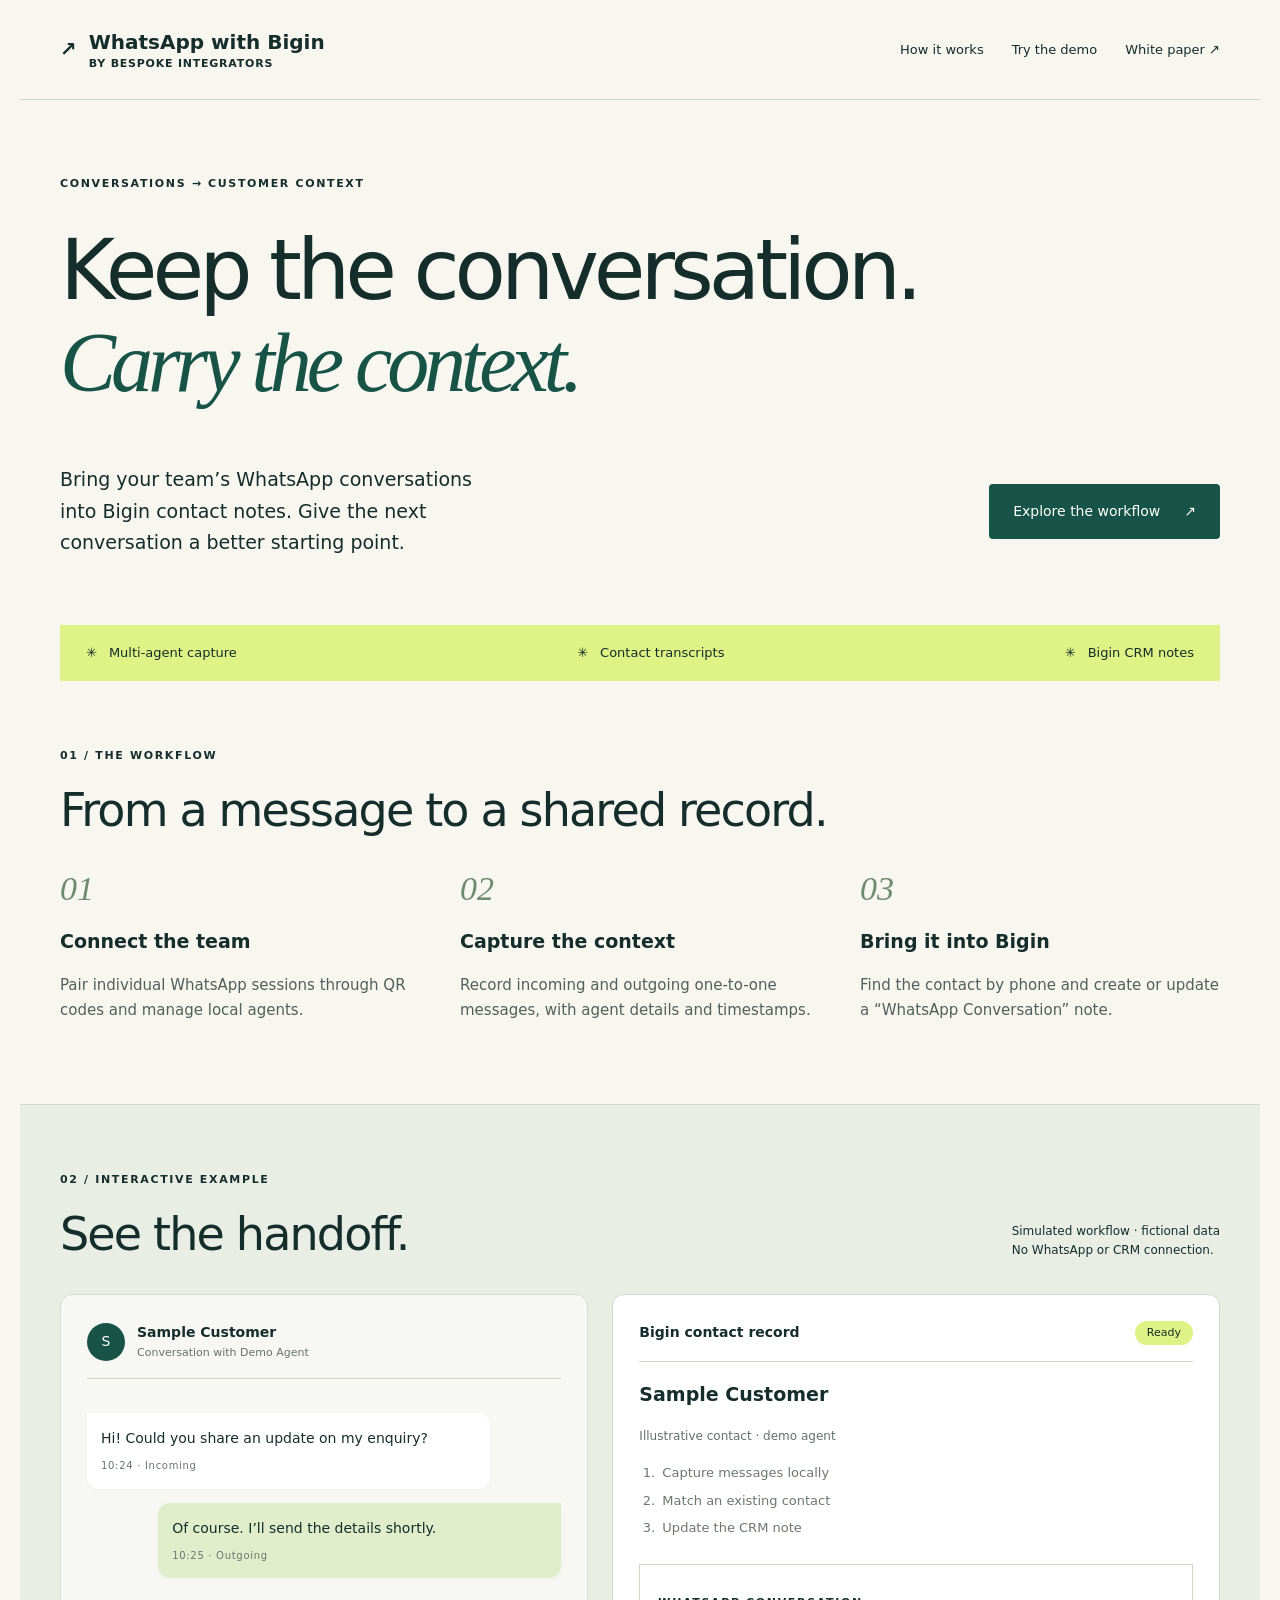
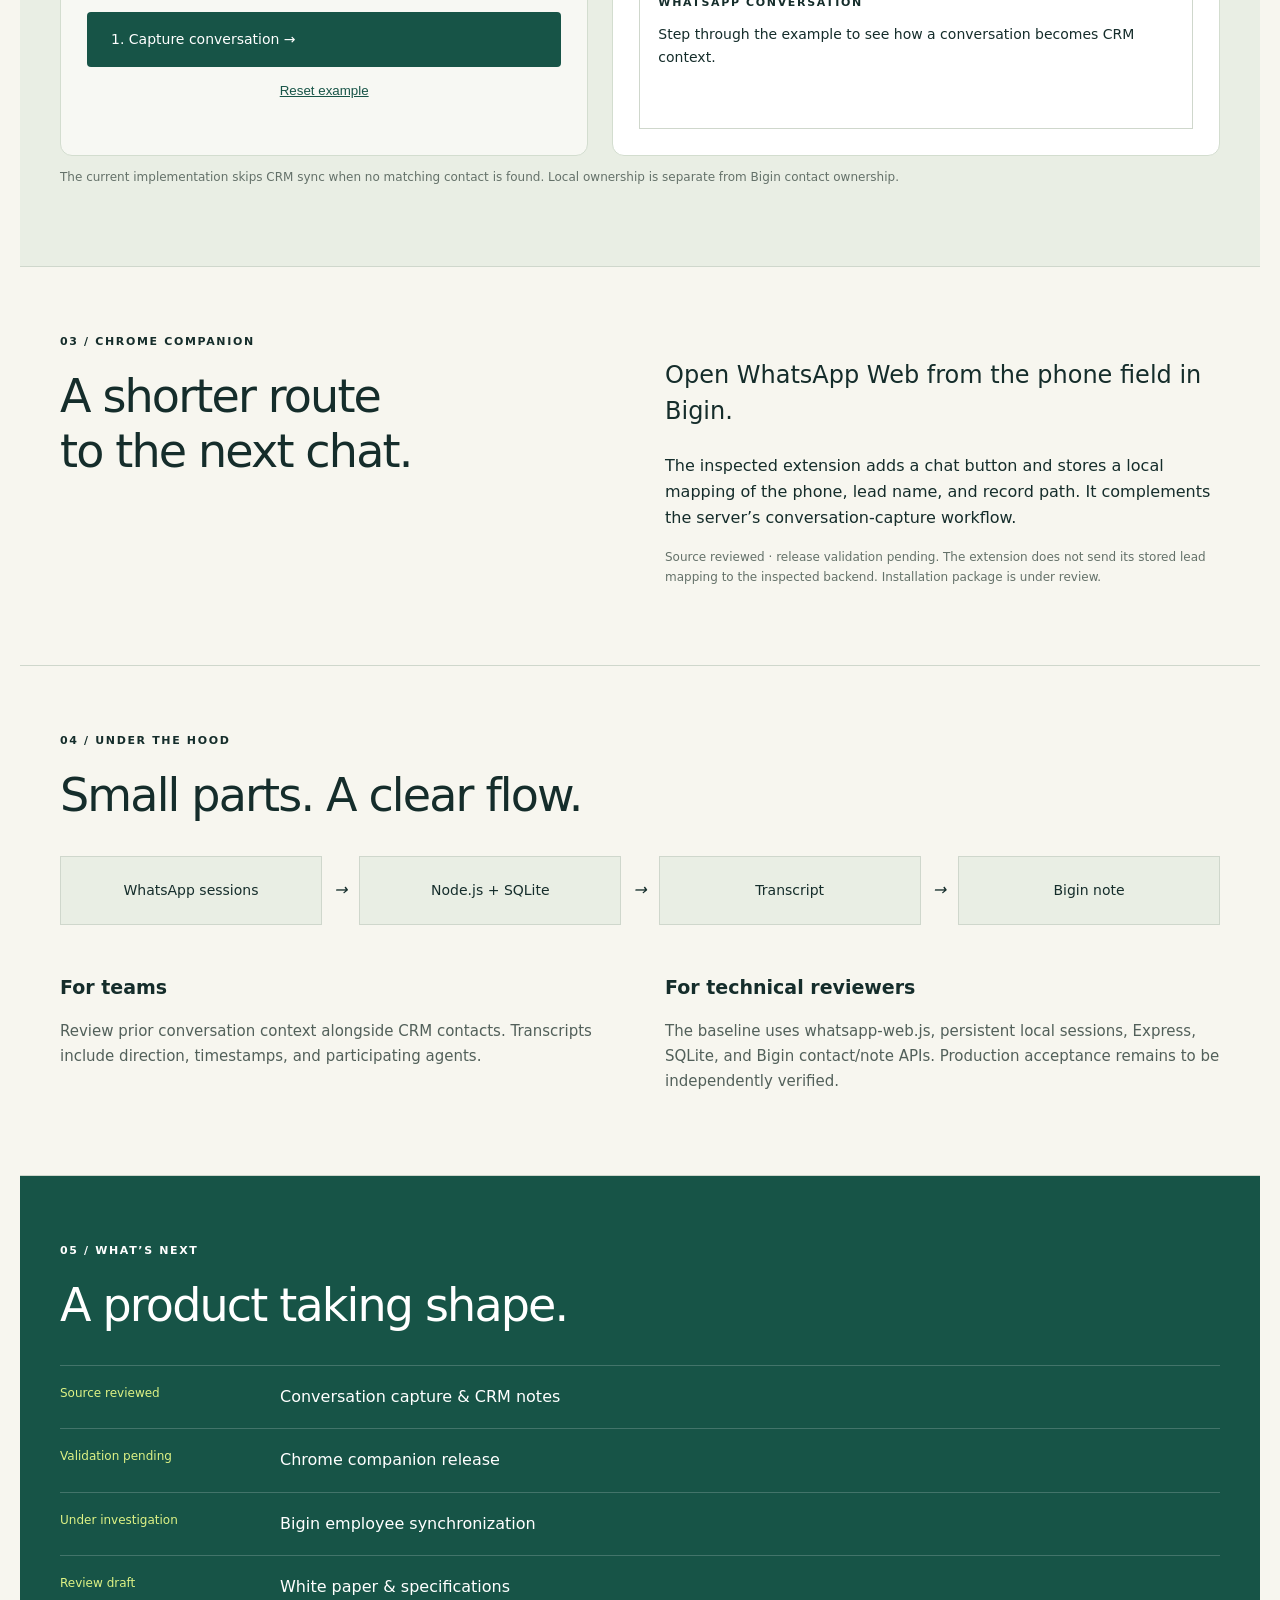
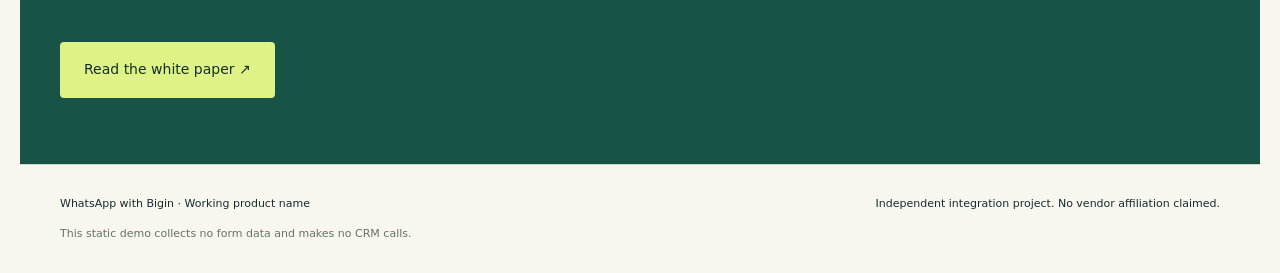
<file: index.html>
<!doctype html><html lang="en"><head><meta charset="utf-8"><meta name="viewport" content="width=device-width,initial-scale=1"><title>WhatsApp with Bigin · Conversation continuity</title><meta name="description" content="Explore multi-agent WhatsApp conversation capture and Bigin CRM notes, with an interactive sample workflow."><link rel="stylesheet" href="style.css"></head><body><header><a class="brand" href="#">↗ <span>WhatsApp with Bigin<small>BY BESPOKE INTEGRATORS</small></span></a><nav aria-label="Main navigation"><a href="#workflow">How it works</a><a href="#demo">Try the demo</a><a href="whitepaper.html">White paper ↗</a></nav></header><main><section class="hero"><p class="eyebrow">CONVERSATIONS → CUSTOMER CONTEXT</p><h1>Keep the conversation.<br><em>Carry the context.</em></h1><div class="hero-bottom"><p>Bring your team’s WhatsApp conversations into Bigin contact notes. Give the next conversation a better starting point.</p><a class="button" href="#demo">Explore the workflow <span>↗</span></a></div><div class="ribbon"><span>Multi-agent capture</span><span>Contact transcripts</span><span>Bigin CRM notes</span></div></section><section id="workflow" class="section"><div class="section-label">01 / THE WORKFLOW</div><h2>From a message to a shared record.</h2><div class="steps"><article><b>01</b><h3>Connect the team</h3><p>Pair individual WhatsApp sessions through QR codes and manage local agents.</p></article><article><b>02</b><h3>Capture the context</h3><p>Record incoming and outgoing one-to-one messages, with agent details and timestamps.</p></article><article><b>03</b><h3>Bring it into Bigin</h3><p>Find the contact by phone and create or update a “WhatsApp Conversation” note.</p></article></div></section><section id="demo" class="demo section"><div class="section-label">02 / INTERACTIVE EXAMPLE</div><div class="split-heading"><h2>See the handoff.</h2><p>Simulated workflow · fictional data<br>No WhatsApp or CRM connection.</p></div><div class="demo-grid"><div class="phone"><div class="panel-head"><span class="avatar">S</span><div><b>Sample Customer</b><small>Conversation with Demo Agent</small></div></div><div class="chat"><p class="bubble">Hi! Could you share an update on my enquiry?<small>10:24 · Incoming</small></p><p class="bubble outgoing">Of course. I’ll send the details shortly.<small>10:25 · Outgoing</small></p></div><button id="advance" class="button">1. Capture conversation →</button><button id="reset" class="text-button">Reset example</button></div><div class="crm"><div class="panel-head"><b>Bigin contact record</b><span id="badge">Ready</span></div><h3>Sample Customer</h3><p class="muted">Illustrative contact · demo agent</p><ol class="progress"><li id="p0">Capture messages locally</li><li id="p1">Match an existing contact</li><li id="p2">Update the CRM note</li></ol><div class="note" aria-live="polite"><p class="eyebrow">WHATSAPP CONVERSATION</p><div id="note">Step through the example to see how a conversation becomes CRM context.</div></div></div></div><p class="caption">The current implementation skips CRM sync when no matching contact is found. Local ownership is separate from Bigin contact ownership.</p></section><section class="section extension"><div><div class="section-label">03 / CHROME COMPANION</div><h2>A shorter route<br>to the next chat.</h2></div><div><p class="large">Open WhatsApp Web from the phone field in Bigin.</p><p>The inspected extension adds a chat button and stores a local mapping of the phone, lead name, and record path. It complements the server’s conversation-capture workflow.</p><p class="caption">Source reviewed · release validation pending. The extension does not send its stored lead mapping to the inspected backend. Installation package is under review.</p></div></section><section class="section"><div class="section-label">04 / UNDER THE HOOD</div><h2>Small parts. A clear flow.</h2><div class="architecture"><span>WhatsApp sessions</span><i>→</i><span>Node.js + SQLite</span><i>→</i><span>Transcript</span><i>→</i><span>Bigin note</span></div><div class="details"><article><h3>For teams</h3><p>Review prior conversation context alongside CRM contacts. Transcripts include direction, timestamps, and participating agents.</p></article><article><h3>For technical reviewers</h3><p>The baseline uses whatsapp-web.js, persistent local sessions, Express, SQLite, and Bigin contact/note APIs. Production acceptance remains to be independently verified.</p></article></div></section><section class="section roadmap"><div class="section-label">05 / WHAT’S NEXT</div><h2>A product taking shape.</h2><div class="roadmap-row"><span>Source reviewed</span><b>Conversation capture & CRM notes</b></div><div class="roadmap-row"><span>Validation pending</span><b>Chrome companion release</b></div><div class="roadmap-row"><span>Under investigation</span><b>Bigin employee synchronization</b></div><div class="roadmap-row"><span>Review draft</span><b>White paper & specifications</b></div><a class="button" href="whitepaper.html">Read the white paper ↗</a></section></main><footer><span>WhatsApp with Bigin · Working product name</span><span>Independent integration project. No vendor affiliation claimed.</span><small>This static demo collects no form data and makes no CRM calls.</small></footer><script src="demo.js"></script></body></html>
</file>
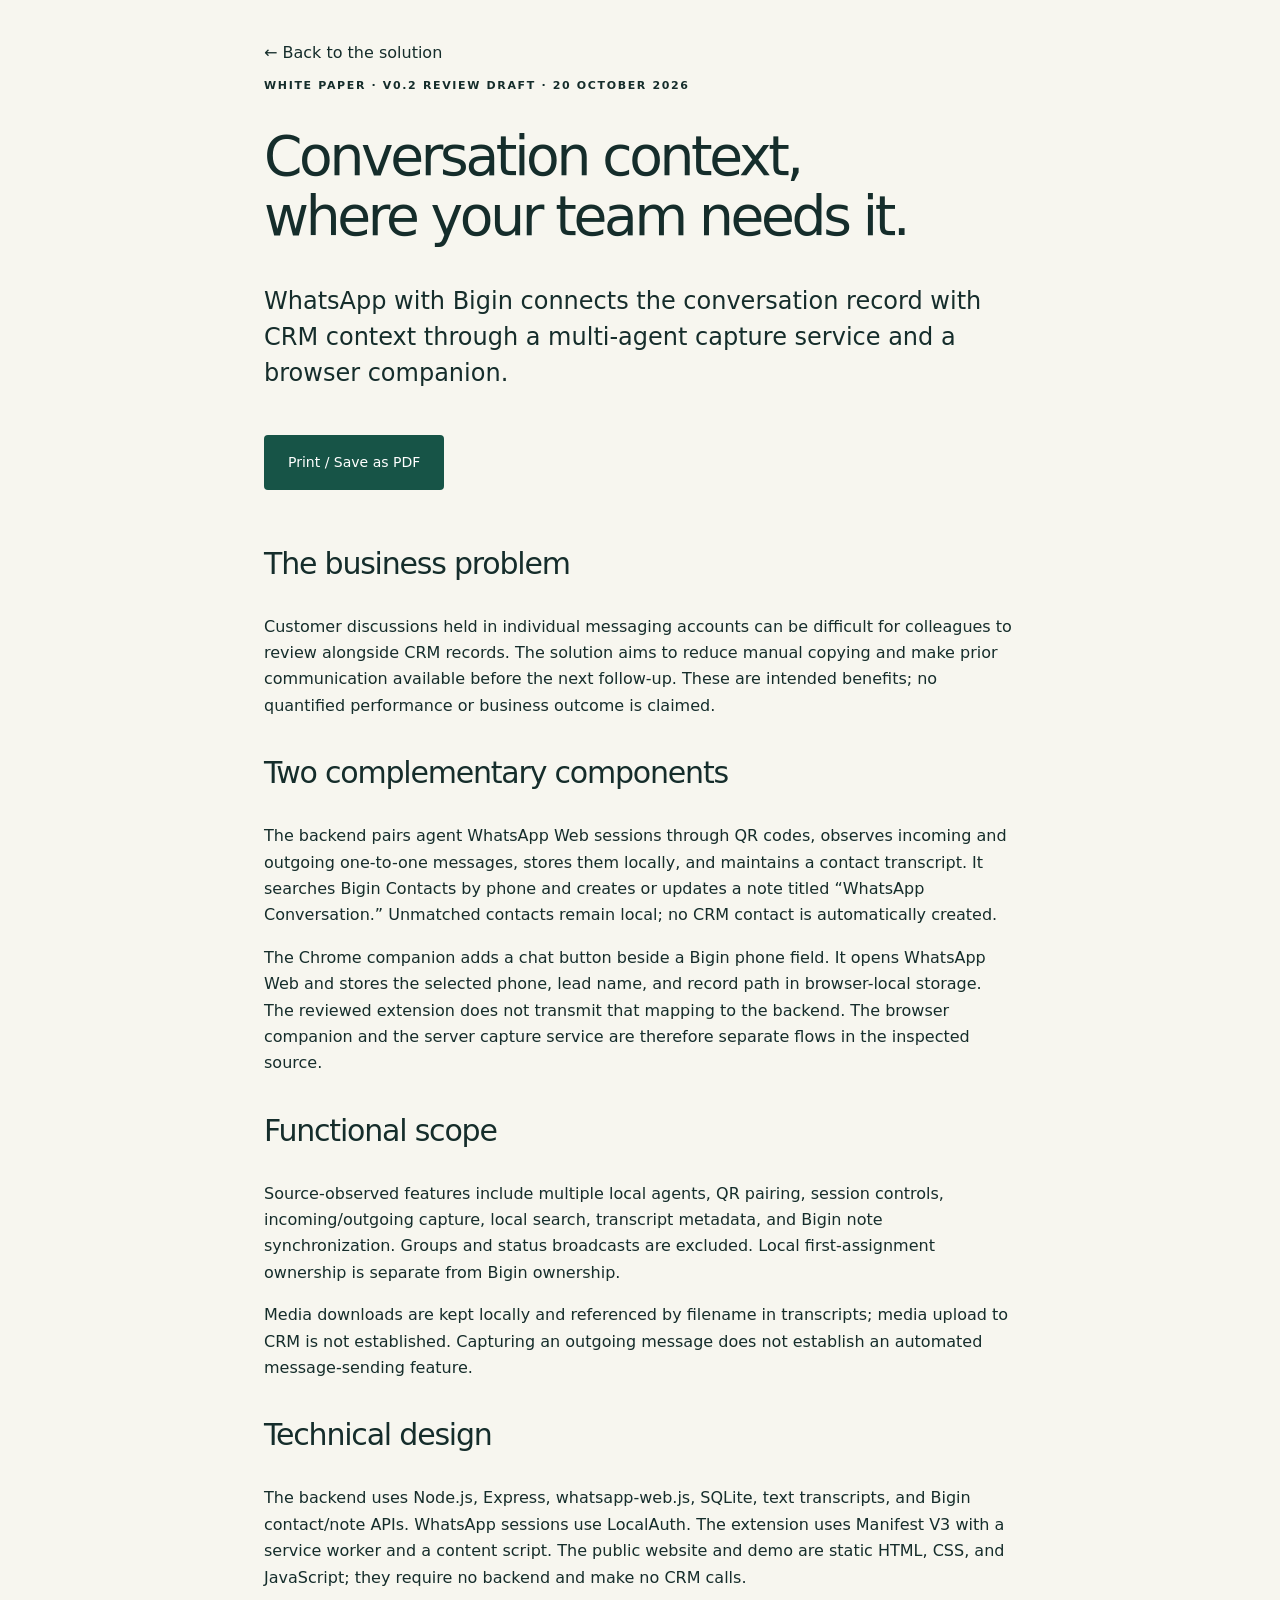
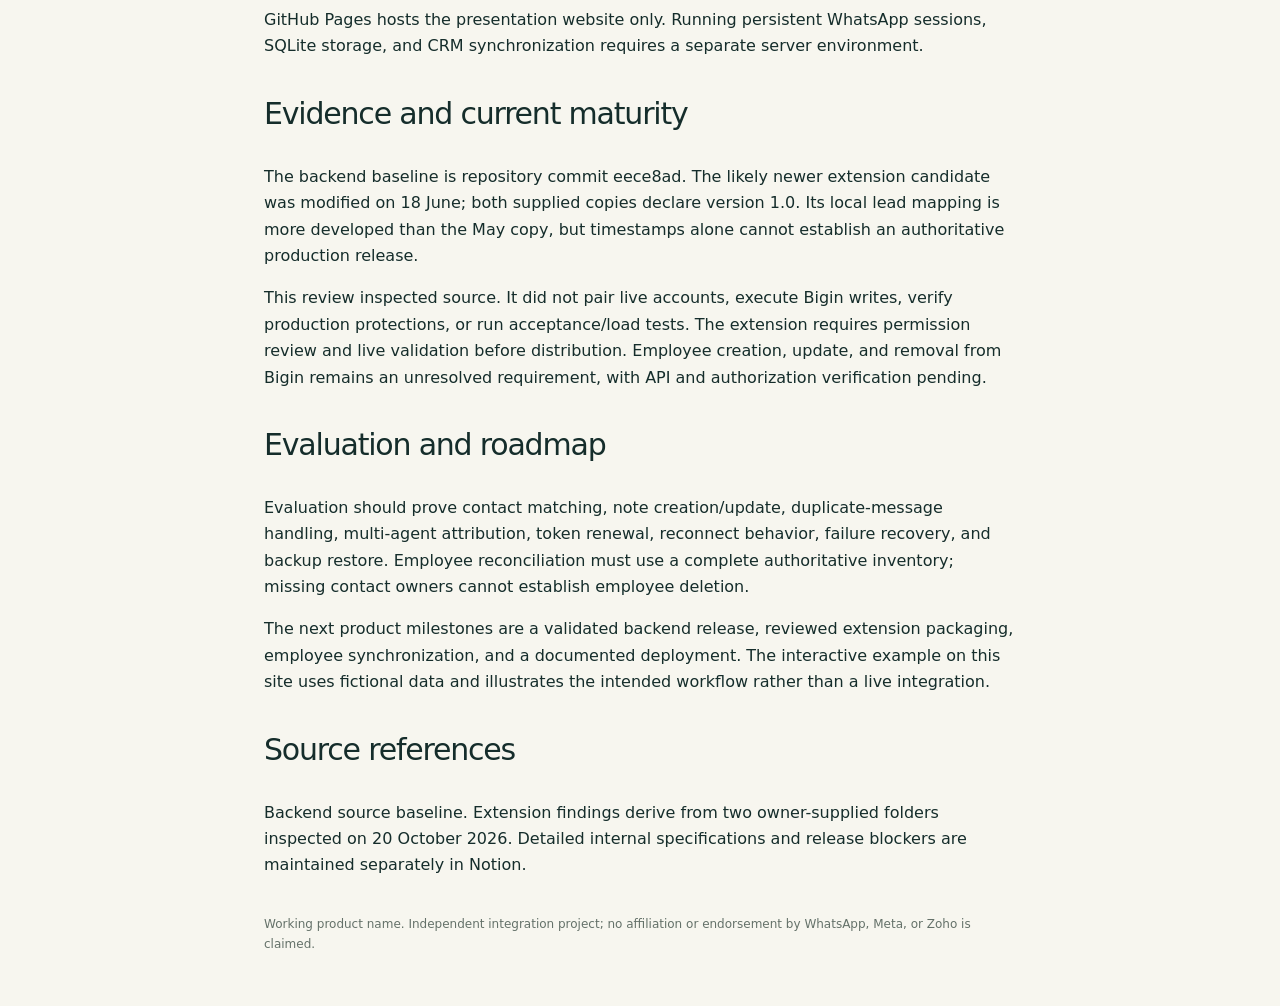
<file: whitepaper.html>
<!doctype html><html lang="en"><head><meta charset="utf-8"><meta name="viewport" content="width=device-width,initial-scale=1"><title>White paper · WhatsApp with Bigin</title><link rel="stylesheet" href="style.css"></head><body><article class="paper"><a href="index.html">← Back to the solution</a><p class="eyebrow">WHITE PAPER · V0.2 REVIEW DRAFT · 20 OCTOBER 2026</p><h1>Conversation context,<br>where your team needs it.</h1><p class="large">WhatsApp with Bigin connects the conversation record with CRM context through a multi-agent capture service and a browser companion.</p><button class="button print" onclick="window.print()">Print / Save as PDF</button><section><h2>The business problem</h2><p>Customer discussions held in individual messaging accounts can be difficult for colleagues to review alongside CRM records. The solution aims to reduce manual copying and make prior communication available before the next follow-up. These are intended benefits; no quantified performance or business outcome is claimed.</p></section><section><h2>Two complementary components</h2><p>The backend pairs agent WhatsApp Web sessions through QR codes, observes incoming and outgoing one-to-one messages, stores them locally, and maintains a contact transcript. It searches Bigin Contacts by phone and creates or updates a note titled “WhatsApp Conversation.” Unmatched contacts remain local; no CRM contact is automatically created.</p><p>The Chrome companion adds a chat button beside a Bigin phone field. It opens WhatsApp Web and stores the selected phone, lead name, and record path in browser-local storage. The reviewed extension does not transmit that mapping to the backend. The browser companion and the server capture service are therefore separate flows in the inspected source.</p></section><section><h2>Functional scope</h2><p>Source-observed features include multiple local agents, QR pairing, session controls, incoming/outgoing capture, local search, transcript metadata, and Bigin note synchronization. Groups and status broadcasts are excluded. Local first-assignment ownership is separate from Bigin ownership.</p><p>Media downloads are kept locally and referenced by filename in transcripts; media upload to CRM is not established. Capturing an outgoing message does not establish an automated message-sending feature.</p></section><section><h2>Technical design</h2><p>The backend uses Node.js, Express, whatsapp-web.js, SQLite, text transcripts, and Bigin contact/note APIs. WhatsApp sessions use LocalAuth. The extension uses Manifest V3 with a service worker and a content script. The public website and demo are static HTML, CSS, and JavaScript; they require no backend and make no CRM calls.</p><p>GitHub Pages hosts the presentation website only. Running persistent WhatsApp sessions, SQLite storage, and CRM synchronization requires a separate server environment.</p></section><section><h2>Evidence and current maturity</h2><p>The backend baseline is repository commit eece8ad. The likely newer extension candidate was modified on 18 June; both supplied copies declare version 1.0. Its local lead mapping is more developed than the May copy, but timestamps alone cannot establish an authoritative production release.</p><p>This review inspected source. It did not pair live accounts, execute Bigin writes, verify production protections, or run acceptance/load tests. The extension requires permission review and live validation before distribution. Employee creation, update, and removal from Bigin remains an unresolved requirement, with API and authorization verification pending.</p></section><section><h2>Evaluation and roadmap</h2><p>Evaluation should prove contact matching, note creation/update, duplicate-message handling, multi-agent attribution, token renewal, reconnect behavior, failure recovery, and backup restore. Employee reconciliation must use a complete authoritative inventory; missing contact owners cannot establish employee deletion.</p><p>The next product milestones are a validated backend release, reviewed extension packaging, employee synchronization, and a documented deployment. The interactive example on this site uses fictional data and illustrates the intended workflow rather than a live integration.</p></section><section><h2>Source references</h2><p><a href="https://github.com/akashIntgrators/WhatsAppMessagesToBigin/tree/eece8ad">Backend source baseline</a>. Extension findings derive from two owner-supplied folders inspected on 20 October 2026. Detailed internal specifications and release blockers are maintained separately in Notion.</p></section><p class="caption">Working product name. Independent integration project; no affiliation or endorsement by WhatsApp, Meta, or Zoho is claimed.</p></article></body></html>
</file>
<file: style.css>
:root{--ink:#152d2b;--green:#175447;--lime:#def285;--paper:#f7f6ef;--line:#cfd7cc}*{box-sizing:border-box}html{scroll-behavior:smooth;scroll-padding-top:30px}body{margin:0;background:var(--paper);color:var(--ink);font:16px/1.65 system-ui,-apple-system,sans-serif}header,main,footer{max-width:1240px;margin:auto}header{padding:28px 40px;display:flex;align-items:center;justify-content:space-between;border-bottom:1px solid var(--line)}a{color:inherit;text-decoration:none}a:hover{text-decoration:underline}.brand{display:flex;gap:12px;align-items:center;font-weight:700;font-size:20px}.brand>span:first-child{line-height:1.4}small{display:block;font-size:11px;letter-spacing:.07em}nav{display:flex;gap:28px;font-size:13px}.hero{padding:64px 40px 0}.eyebrow,.section-label{font-size:11px;letter-spacing:.15em;font-weight:700}h1{font-size:clamp(46px,6.6vw,84px);line-height:1.1;letter-spacing:-.06em;font-weight:500;margin:30px 0 36px}h1 em{font-family:Georgia,serif;font-weight:400;color:var(--green)}.hero-bottom{display:flex;justify-content:space-between;align-items:center;gap:30px}.hero-bottom p{max-width:450px;font-size:19px}.button{display:inline-flex;align-items:center;justify-content:space-between;gap:24px;background:var(--green);color:white;border:0;border-radius:4px;padding:16px 24px;font:inherit;font-size:14px;cursor:pointer}.button:hover{background:#103d33;text-decoration:none}.ribbon{margin-top:48px;background:var(--lime);display:flex;justify-content:space-between;padding:17px 26px;font-size:13px}.ribbon span:before{content:'✳';margin-right:12px}.section{padding:66px 40px;border-bottom:1px solid var(--line)}h2{font-size:clamp(30px,4vw,46px);line-height:1.2;font-weight:500;letter-spacing:-.04em;margin:18px 0 32px}h3{font-size:19px;font-weight:600;line-height:1.4}.steps{display:grid;grid-template-columns:repeat(3,1fr);gap:40px}.steps b{font:italic 34px Georgia;color:#6e8a72}.steps p,.details p{font-size:15px;color:#52605a}.demo{background:#e9eee4}.split-heading{display:flex;align-items:center;justify-content:space-between}.split-heading>p{font-size:12px}.demo-grid{display:grid;grid-template-columns:1fr 1.15fr;gap:24px}.phone,.crm{background:white;border:1px solid #d3ddcf;border-radius:12px;padding:26px}.phone{background:#f7f8f3}.panel-head{display:flex;align-items:center;gap:12px;border-bottom:1px solid var(--line);padding-bottom:16px;font-size:14px}.panel-head small{letter-spacing:0;color:#647169}.avatar{display:grid;place-items:center;border-radius:50%;background:var(--green);color:white;width:38px;height:38px}.chat{padding:20px 0}.bubble{font-size:14px;background:white;padding:14px;border-radius:0 12px 12px;max-width:85%;box-shadow:0 2px 6px #17382708}.bubble small{font-size:10px;color:#69766d;margin-top:8px}.outgoing{margin-left:auto;background:#dfedcb;border-radius:12px 0 12px 12px}.phone .button{width:100%}.text-button{display:block;background:none;border:0;text-decoration:underline;margin:15px auto 0;cursor:pointer;color:var(--green)}#badge{margin-left:auto;border-radius:20px;background:var(--lime);padding:3px 12px;font-size:11px}.muted,.caption{font-size:12px;color:#647169}.progress{font-size:13px;padding-left:20px}.progress li{padding:3px;color:#6c786e}.progress li.done{color:var(--green);font-weight:700}.note{border:1px solid var(--line);padding:18px;font-size:14px;margin-top:22px;min-height:165px}.extension{display:grid;grid-template-columns:1fr 1fr;gap:50px}.large{font-size:24px;line-height:1.5}.architecture{display:flex;align-items:center;justify-content:space-between;gap:12px}.architecture span{padding:22px 16px;background:#e9eee4;border:1px solid var(--line);font-size:14px;flex:1;text-align:center}.details{display:grid;grid-template-columns:1fr 1fr;gap:50px;margin-top:30px}.roadmap{background:var(--green);color:white}.roadmap-row{padding:18px 0;border-top:1px solid #ffffff30;display:grid;grid-template-columns:220px 1fr}.roadmap-row span{font-size:12px;color:#def285}.roadmap-row b{font-weight:400}.roadmap .button{background:var(--lime);color:var(--ink);margin-top:24px}footer{padding:30px 40px;display:flex;flex-wrap:wrap;gap:12px;justify-content:space-between;font-size:11px}footer small{width:100%;color:#65736a;letter-spacing:0}:focus-visible{outline:3px solid #b78323;outline-offset:5px}.paper{max-width:800px;margin:auto;padding:40px 24px}.paper h1{font-size:55px}.paper h2{font-size:30px}.paper section{margin:36px 0}.paper .print{margin:20px 0}@media(max-width:700px){header{padding:20px;align-items:start;gap:20px;flex-direction:column}nav{gap:20px;flex-wrap:wrap}.hero,.section{padding:40px 20px}.hero{padding-bottom:0}.hero-bottom,.split-heading{display:block}.ribbon{gap:14px;flex-wrap:wrap;padding:16px}.steps,.demo-grid,.extension,.details{grid-template-columns:1fr;gap:22px}.architecture{flex-direction:column}.architecture span{width:100%}.architecture i{transform:rotate(90deg)}.roadmap-row{grid-template-columns:1fr;gap:6px}footer{padding:24px 20px}.paper h1{font-size:42px}}@media print{header,nav,.print,footer{display:none}.paper{max-width:none;padding:0}.paper h1{font-size:36px}body{background:white}section{break-inside:avoid}a{text-decoration:none}}
</file>
